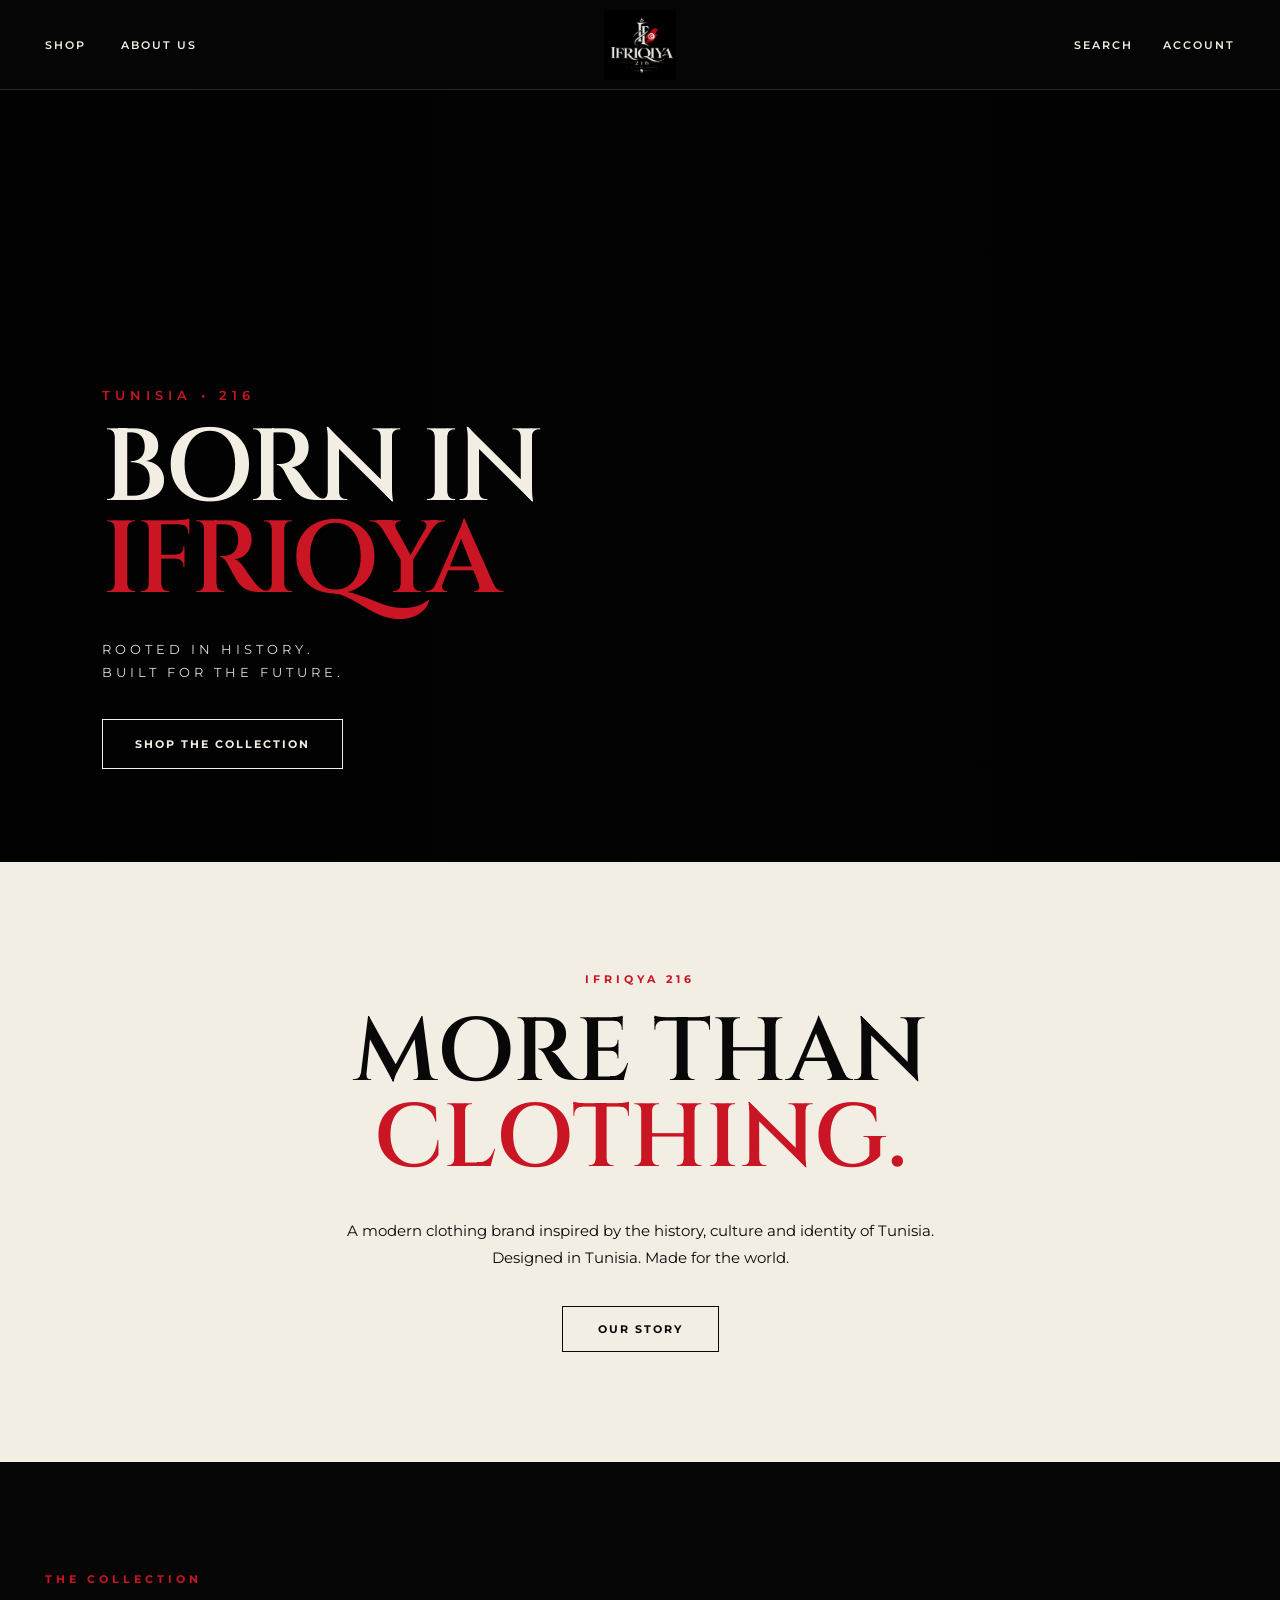
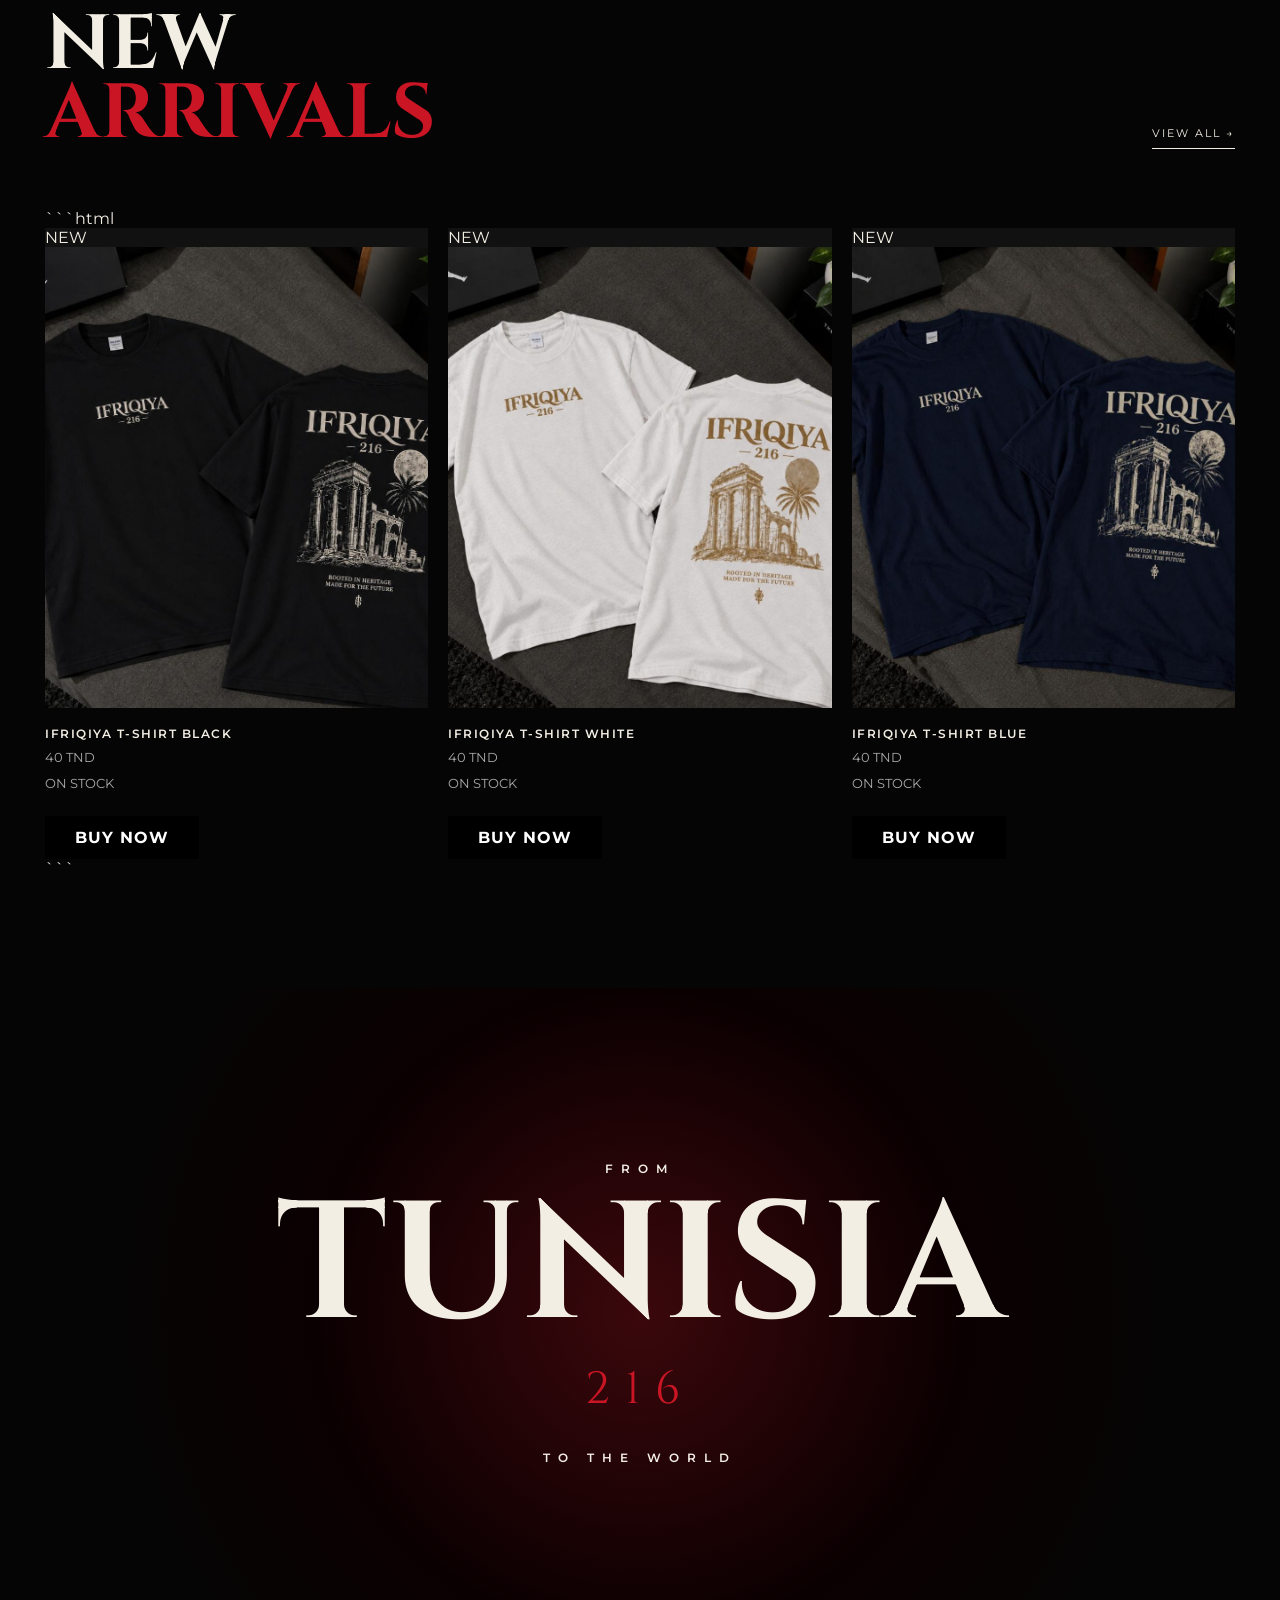
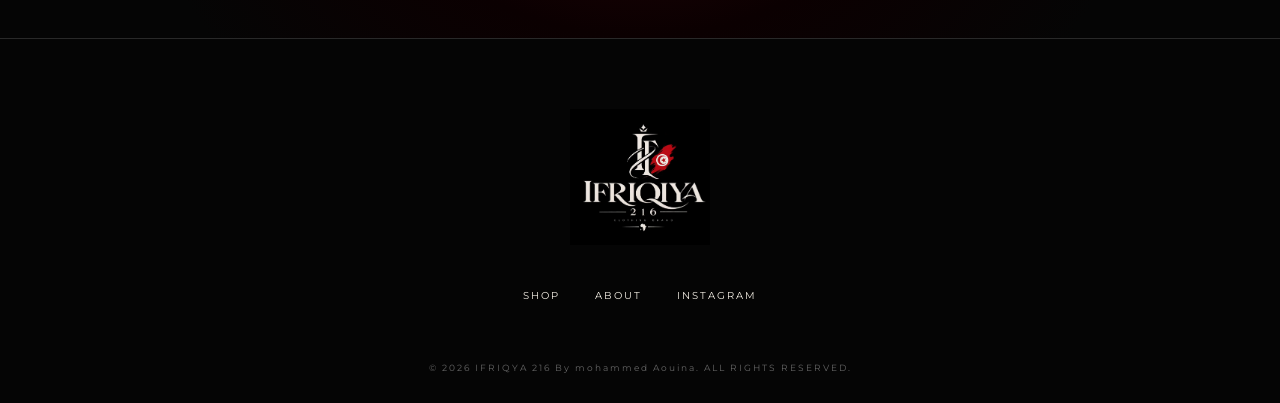
<file: index.html>
<!DOCTYPE html>
<html lang="en">

<head>
    <meta charset="UTF-8">
    <meta name="viewport" content="width=device-width, initial-scale=1.0">

    <title>IFRIQYA 216 | Clothing Brand</title>

    <link rel="stylesheet" href="main.css">

    <!-- Google Font -->
    <link rel="preconnect" href="https://fonts.googleapis.com">
    <link rel="preconnect" href="https://fonts.gstatic.com" crossorigin>
    <link href="https://fonts.googleapis.com/css2?family=Cinzel:wght@400;500;600;700;800&family=Montserrat:wght@300;400;500;600;700&display=swap" rel="stylesheet">
</head>

<body>

    <!-- NAVIGATION -->
    <header class="navbar">

        <div class="nav-left">

            <a href="shop.html">SHOP</a>


            <a href="about.html">ABOUT US</a>

        </div>


        <div class="nav-logo">

            <img src="logo216.png" alt="IFRIQYA 216">

        </div>


        <div class="nav-right">

            <a href="search.html">SEARCH</a>

            <a href="account.html">ACCOUNT</a>

            

        </div>

    </header>


    <!-- HERO -->
    <section class="hero">

        

        <div class="hero-overlay"></div>

        <div class="hero-content">

            <p class="hero-small">
                TUNISIA • 216
            </p>

            <h1>
                BORN IN<br>
                <span>IFRIQYA</span>
            </h1>

            <p class="hero-description">
                ROOTED IN HISTORY.<br>
                BUILT FOR THE FUTURE.
            </p>

            <a href="shop.html" class="hero-button">
                SHOP THE COLLECTION
            </a>

        </div>

    </section>


    <!-- BRAND INTRO -->
    <section class="intro">

        <p class="section-label">
            IFRIQYA 216
        </p>

        <h2>
            MORE THAN<br>
            <span>CLOTHING.</span>
        </h2>

        <p class="intro-text">
            A modern clothing brand inspired by the history,
            culture and identity of Tunisia.
            Designed in Tunisia. Made for the world.
        </p>

        <a href="#" class="outline-button">
            OUR STORY
        </a>

    </section>


    <!-- COLLECTION -->
    <section class="collection">

        <div class="section-heading">

            <div>
                <p class="section-label">THE COLLECTION</p>

                <h2>
                    NEW<br>
                    <span>ARRIVALS</span>
                </h2>
            </div>

            <a href="shop.html" class="view-all">
                VIEW ALL →
            </a>

        </div>


        ```html
<div class="products">

    <!-- PRODUCT 1 -->
    <article class="product" id="tees">
        <div class="product-image">
            <span class="product-label">NEW</span>
            <img src="ifriqiya 216 b.jpg" alt="IFRIQIYA T-SHIRT BLACK">
        </div>

        <div class="product-details">
            <h3>IFRIQIYA T-SHIRT BLACK</h3>
            <p>40 TND</p>
            <p class="stock">ON STOCK</p>

            <a href="order.html?product=IFRIQIYA%20T-SHIRT%20BLACK&price=40"
               class="buy-now">BUY NOW</a>
        </div>
    </article>

    <!-- PRODUCT 2 -->
    <article class="product">
        <div class="product-image">
            <span class="product-label">NEW</span>
            <img src="ifriqiya 216 w.jpg" alt="IFRIQIYA T-SHIRT WHITE">
        </div>

        <div class="product-details">
            <h3>IFRIQIYA T-SHIRT WHITE</h3>
            <p>40 TND</p>
            <p class="stock">ON STOCK</p>

            <a href="order.html?product=IFRIQIYA%20T-SHIRT%20WHITE&price=40"
               class="buy-now">BUY NOW</a>
        </div>
    </article>

    <!-- PRODUCT 3 -->
    <article class="product">
        <div class="product-image">
            <span class="product-label">NEW</span>
            <img src="ifriqiya 216 blue.jpg" alt="IFRIQIYA T-SHIRT BLUE">
        </div>

        <div class="product-details">
            <h3>IFRIQIYA T-SHIRT BLUE</h3>
            <p>40 TND</p>
            <p class="stock">ON STOCK</p>

            <a href="order.html?product=IFRIQIYA%20T-SHIRT%20BLUE&price=40"
               class="buy-now">BUY NOW</a>
        </div>
    </article>

</div>
```

                



            

        

    </section>


    <!-- STATEMENT -->
    <section class="statement">

        <div class="statement-content">

            <p>
                FROM
            </p>

            <h2>
                TUNISIA
            </h2>

            <span>216</span>

            <p>
                TO THE WORLD
            </p>

        </div>

    </section>


    <!-- FOOTER -->
    <footer>

        <div class="footer-logo">

            <img src="logo216.png" alt="IFRIQYA 216">

        </div>

        <div class="footer-links">

            <a href="shop.html">SHOP</a>
            
            <a href="about.html">ABOUT</a>
            
            <a href="https://www.instagram.com/ifriqiya_216/">INSTAGRAM</a>

        </div>

        <p class="copyright">
            © 2026 IFRIQYA 216 By mohammed Aouina. ALL RIGHTS RESERVED.
        </p>

    </footer>
    
</body>

</html>
</file>
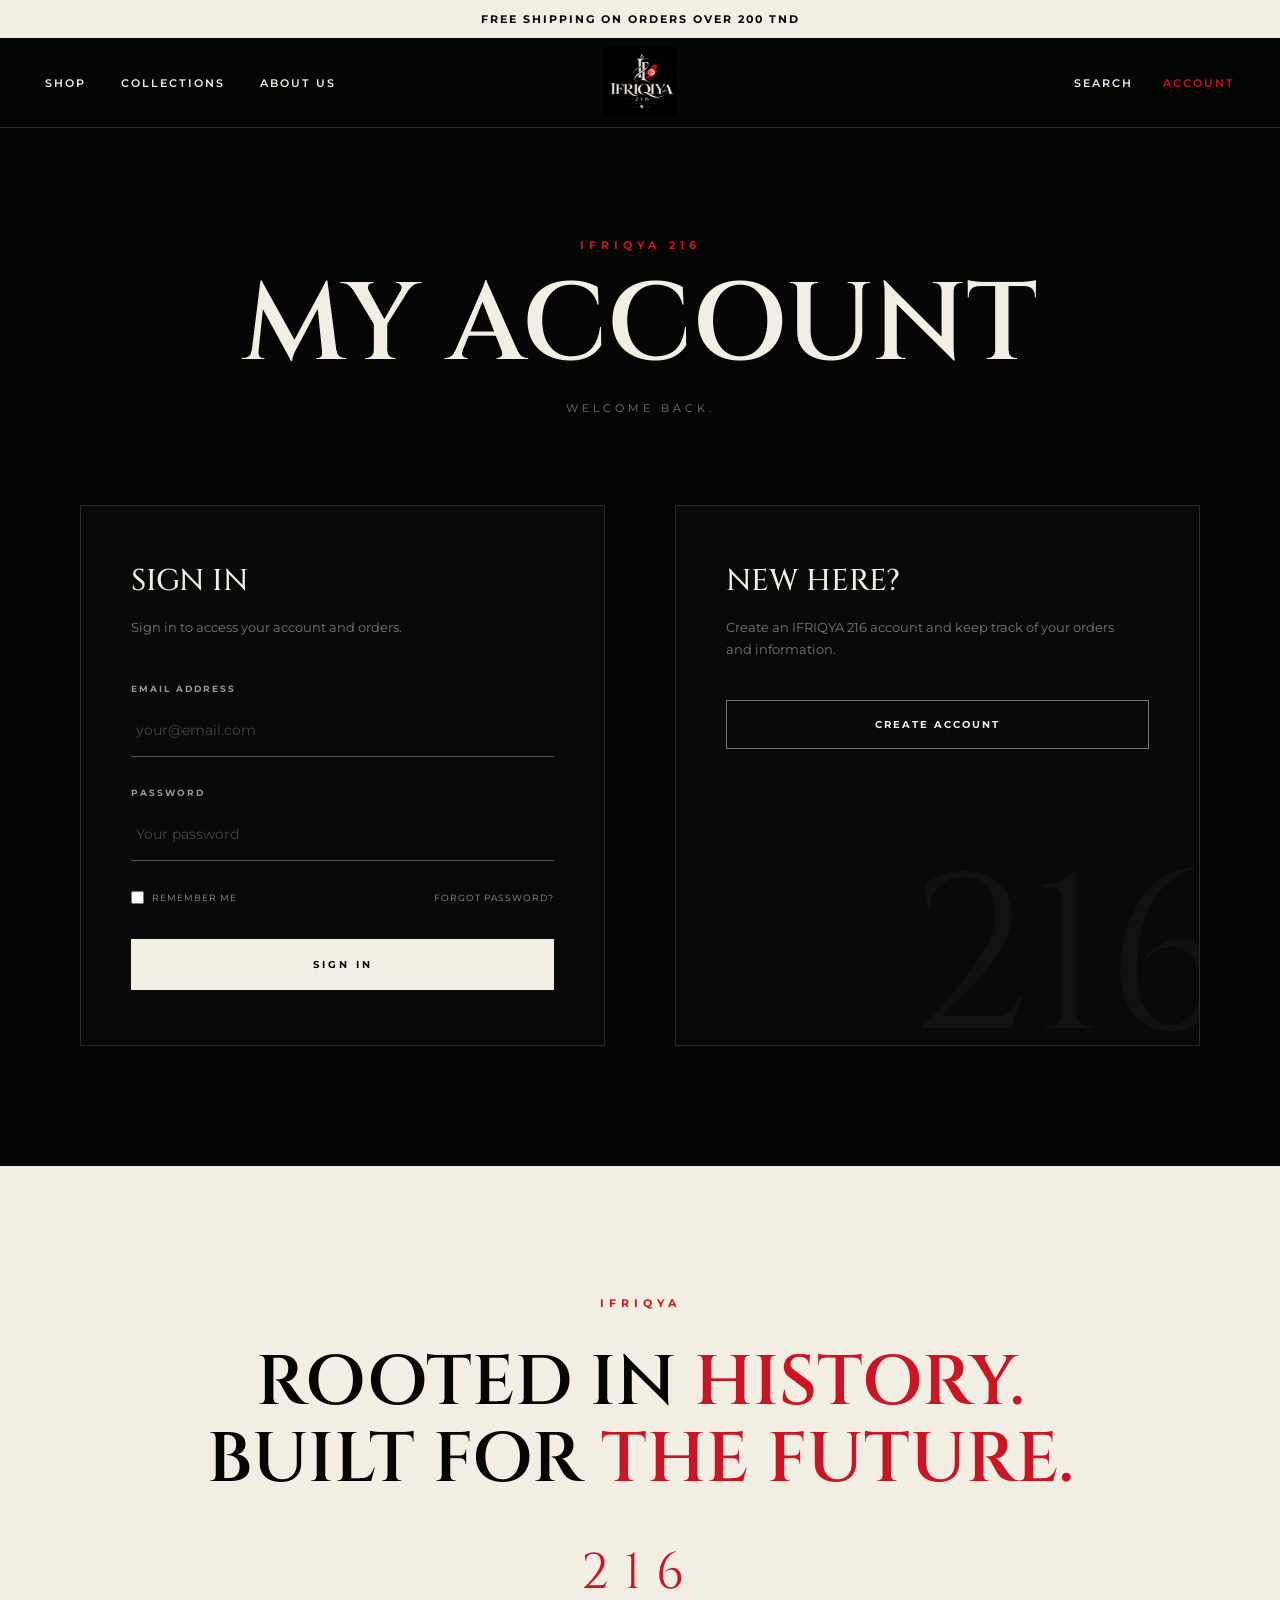
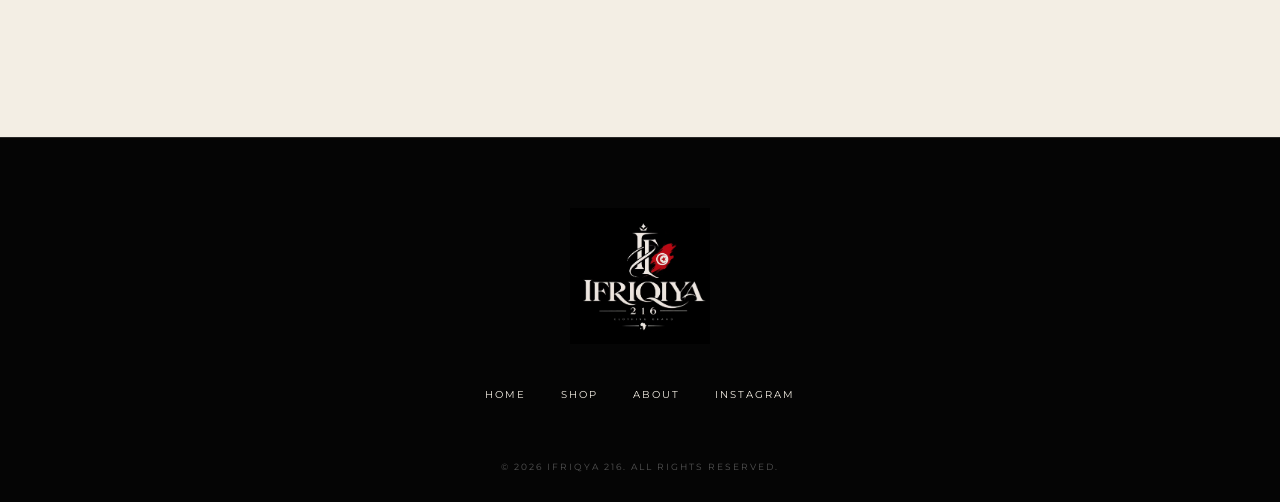
<file: account.html>
<!DOCTYPE html>
<html lang="en">

<head>
    <meta charset="UTF-8">
    <meta name="viewport" content="width=device-width, initial-scale=1.0">

    <title>Account | IFRIQYA 216</title>

    <link rel="stylesheet" href="account.css">

    <link rel="preconnect" href="https://fonts.googleapis.com">
    <link rel="preconnect" href="https://fonts.gstatic.com" crossorigin>

    <link href="https://fonts.googleapis.com/css2?family=Cinzel:wght@400;500;600;700;800&family=Montserrat:wght@300;400;500;600;700&display=swap" rel="stylesheet">
</head>

<body>

    <!-- TOP BAR -->

    <div class="top-bar">
        FREE SHIPPING ON ORDERS OVER 200 TND
    </div>


    <!-- NAVBAR -->

    <header class="navbar">

        <div class="nav-left">

            <a href="index.html">SHOP</a>
            <a href="#">COLLECTIONS</a>
            <a href="about.html">ABOUT US</a>

        </div>


        <div class="nav-logo">

            <a href="index.html">
                <img src="logo216.png" alt="IFRIQYA 216">
            </a>

        </div>


        <div class="nav-right">

            <a href="search.html">SEARCH</a>

            <a href="account.html" class="active">
                ACCOUNT
            </a>

            

        </div>

    </header>


    <!-- ACCOUNT PAGE -->

    <main class="account-page">


        <!-- TITLE -->

        <section class="account-title">

            <p>IFRIQYA 216</p>

            <h1>
                MY ACCOUNT
            </h1>

            <span>
                WELCOME BACK.
            </span>

        </section>



        <!-- ACCOUNT CONTENT -->

        <section class="account-container">


            <!-- LOGIN -->

            <div class="account-box">

                <h2>
                    SIGN IN
                </h2>

                <p class="box-description">
                    Sign in to access your account and orders.
                </p>


                <form id="loginForm">


                    <!-- EMAIL -->

                    <div class="input-group">

                        <label for="loginEmail">
                            EMAIL ADDRESS
                        </label>

                        <input
                            type="email"
                            id="loginEmail"
                            placeholder="your@email.com"
                            required
                        >

                    </div>


                    <!-- PASSWORD -->

                    <div class="input-group">

                        <label for="loginPassword">
                            PASSWORD
                        </label>

                        <input
                            type="password"
                            id="loginPassword"
                            placeholder="Your password"
                            required
                        >

                    </div>


                    <!-- OPTIONS -->

                    <div class="login-options">

                        <label class="remember">

                            <input
                                type="checkbox"
                                id="remember"
                            >

                            <span>
                                REMEMBER ME
                            </span>

                        </label>


                        <a href="#">
                            FORGOT PASSWORD?
                        </a>

                    </div>


                    <!-- BUTTON -->

                    <button
                        type="submit"
                        class="main-button"
                    >
                        SIGN IN
                    </button>

                </form>


                <!-- LOGIN MESSAGE -->

                <div
                    id="loginMessage"
                    class="message"
                ></div>

            </div>



            <!-- CREATE ACCOUNT -->

            <div class="account-box register-box">

                <h2>
                    NEW HERE?
                </h2>

                <p class="box-description">
                    Create an IFRIQYA 216 account and keep
                    track of your orders and information.
                </p>


                <a
                    href="create-account.html"
                    class="outline-button"
                    id="createAccountButton"
                >
                    CREATE ACCOUNT
                </a>

            </div>

        </section>



        <!-- BRAND STATEMENT -->

        <section class="account-statement">

            <p>
                IFRIQYA
            </p>

            <h2>
                ROOTED IN
                <span>HISTORY.</span>
            </h2>

            <h2>
                BUILT FOR
                <span>THE FUTURE.</span>
            </h2>

            <div>
                216
            </div>

        </section>

    </main>



    <!-- FOOTER -->

    <footer>

        <img
            src="logo216.png"
            alt="IFRIQYA 216"
        >


        <div class="footer-links">

            <a href="index.html">HOME</a>

            <a href="shop.html">SHOP</a>

            <a href="about.html">ABOUT</a>


            <a href="216ig.html">INSTAGRAM</a>

        </div>


        <p>
            © 2026 IFRIQYA 216. ALL RIGHTS RESERVED.
        </p>

    </footer>


    <script src="account.js"></script>

</body>

</html>
</file>
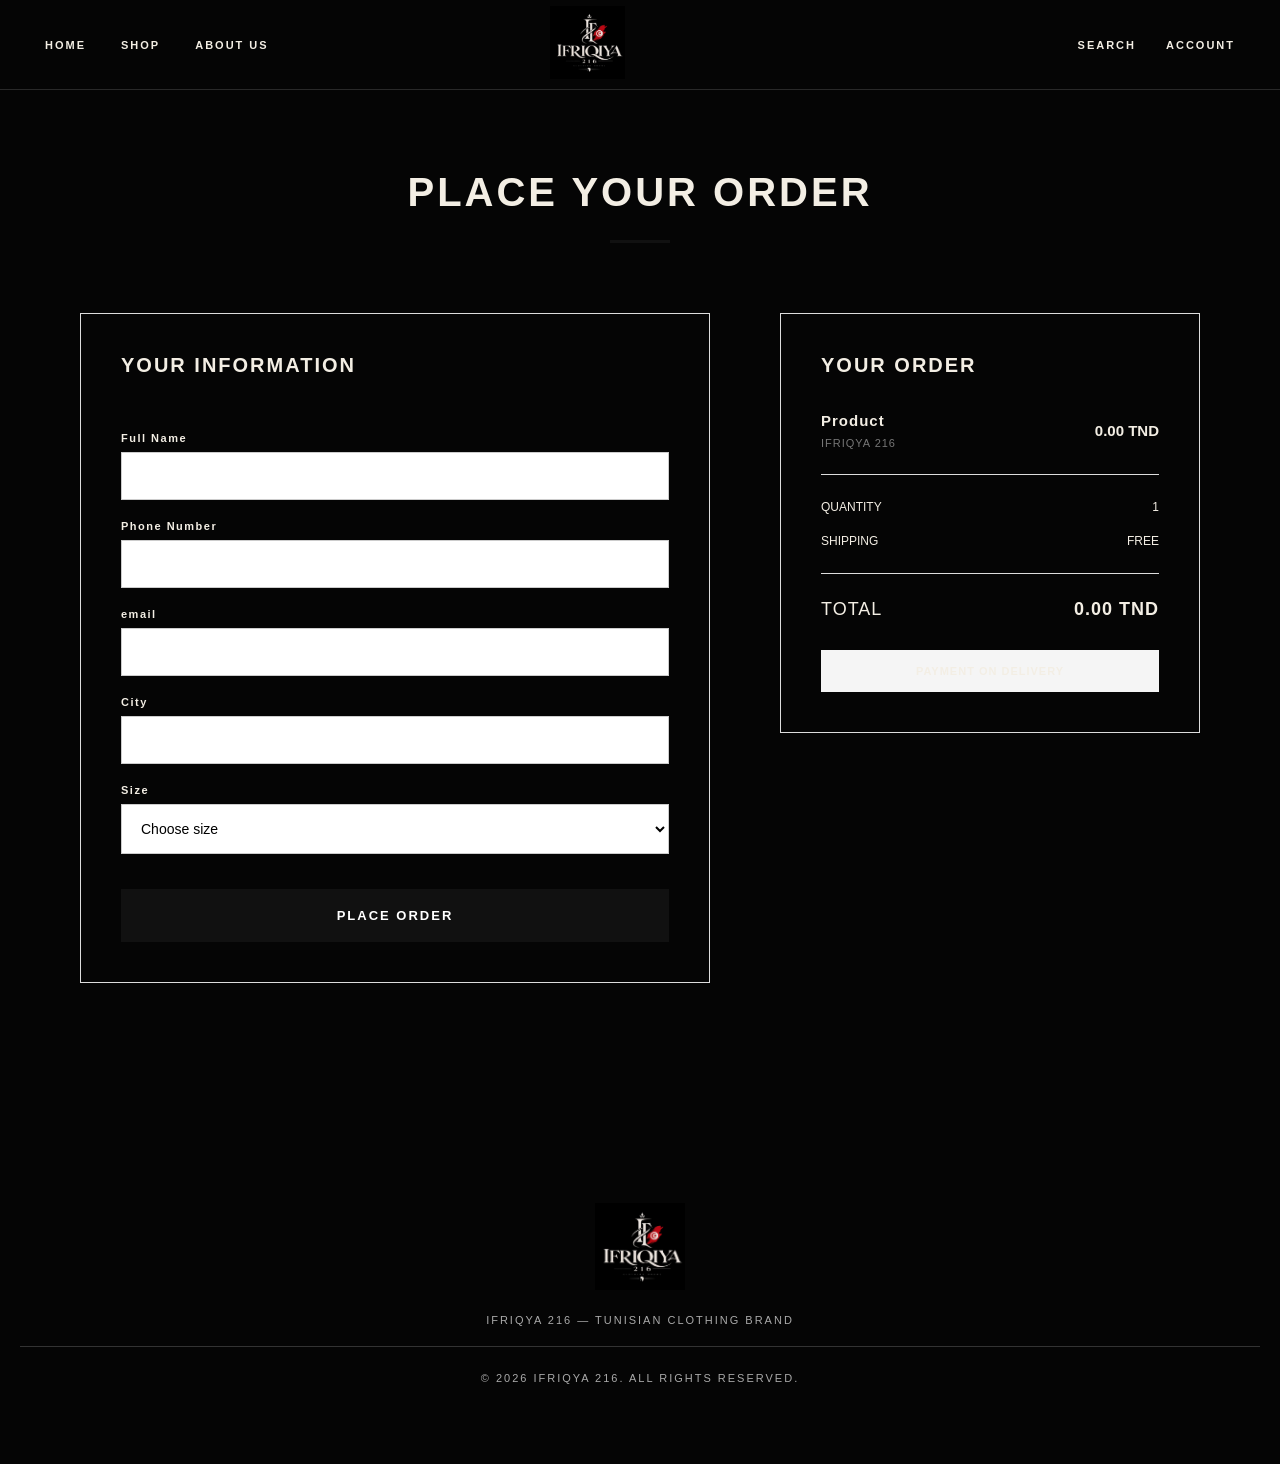
<file: order.html>
<!DOCTYPE html>
<html lang="en">
<head>
    <meta charset="UTF-8">
    <meta name="viewport" content="width=device-width, initial-scale=1.0">

    <title>Order | IFRIQYA 216</title>

    <link rel="stylesheet" href="order.css">
</head>

<body>

    <!-- NAVBAR -->
    <header class="navbar">

        <div class="nav-left">

            <a href="index.html">HOME</a>

            <a href="shop.html">SHOP</a>

            <a href="about.html">ABOUT US</a>

        </div>


        <!-- LOGO -->

        <a href="index.html" class="logo">
            <img src="logo216.png" alt="IFRIQYA 216">
        </a>


        <div class="nav-right">

            <a href="search.html">SEARCH</a>

            <a href="account.html">ACCOUNT</a>

        </div>

    </header>



    <!-- ORDER PAGE -->

    <main class="order-container">

        <h1>PLACE YOUR ORDER</h1>

        <div class="line"></div>


        <div class="order-layout">


            <!-- CUSTOMER INFORMATION -->

            <section class="customer-info">

                <h2>YOUR INFORMATION</h2>

                <form id="orderForm" action="https://formsubmit.co/mohamedaouina2020@gmail.com" method="POST">

                    <input type="hidden" name="_subject" value="NEW IFRIQYA 216 ORDER">
<input type="hidden" name="_template" value="table">
<input type="hidden" name="_captcha" value="false">

<input
    type="hidden"
    name="_autoresponse"
    value="Thank you for your order! Your order has been confirmed. We will contact you shortly.">

                
                    <label>Full Name</label>
                    <input type="text" name="name" id="name" required>
                
                    <label>Phone Number</label>
                    <input type="tel" name="phone" id="phone" required>
                
                    <label>email</label>
                    <input type="text" name="email" id="email" required>
                
                    <label>City</label>
                    <input type="text" name="city" id="city" required>
                
                    <label>Size</label>
                    <select name="size" id="size" required>
                        <option value="">Choose size</option>
                        <option value="">XS</option>
                        <option>S</option>
                        <option>M</option>
                        <option>L</option>
                        <option>XL</option>
                        <option>XXL</option>
                    </select>
                
                    <button type="submit">PLACE ORDER</button>
                
                </form>

            </section>



            <!-- ORDER SUMMARY -->

            <section class="order-summary">

                <h2>YOUR ORDER</h2>


                <div class="product-box">

                    <div>

                        <h3 id="productName">
                            Product
                        </h3>

                        <p>
                            IFRIQYA 216
                        </p>

                    </div>


                    <strong>
                        <span id="productPrice">
                            0
                        </span>
                        TND
                    </strong>

                </div>



                <div class="summary-line">

                    <span>
                        QUANTITY
                    </span>

                    <span id="summaryQuantity">
                        1
                    </span>

                </div>



                <div class="summary-line">

                    <span>
                        SHIPPING
                    </span>

                    <span>
                        FREE
                    </span>

                </div>



                <div class="total-line">

                    <span>
                        TOTAL
                    </span>

                    <strong>
                        <span id="totalPrice">
                            0
                        </span>
                        TND
                    </strong>

                </div>


                <p class="payment">
                    PAYMENT ON DELIVERY
                </p>

            </section>

        </div>

    </main>



    <!-- FOOTER -->

    <footer>

        <img src="logo216.png" alt="IFRIQYA 216">

        <p>
            IFRIQYA 216 — TUNISIAN CLOTHING BRAND
        </p>

        <p class="copyright">
            © 2026 IFRIQYA 216. ALL RIGHTS RESERVED.
        </p>

    </footer>



    <script>
        // GET PRODUCT INFORMATION FROM URL
        const params = new URLSearchParams(window.location.search);
        const product = params.get("product") || "Product";
        const price = parseFloat(params.get("price")) || 0;
    
        // DISPLAY PRODUCT
        document.getElementById("productName").textContent = product;
        document.getElementById("productPrice").textContent = price.toFixed(2);
    
        // FIXED QUANTITY (no quantity input in this form, so it's always 1)
        const quantity = 1;
        document.getElementById("summaryQuantity").textContent = quantity;
        document.getElementById("totalPrice").textContent = (price * quantity).toFixed(2);
    
        // HANDLE FORM SUBMIT WITHOUT LEAVING THE PAGE
        const form = document.getElementById("orderForm");
    
        form.addEventListener("submit", function (event) {
            event.preventDefault(); // stop normal navigation
    
            const formData = new FormData(form);
            formData.append("product", product);
            formData.append("price", price);
            formData.append("quantity", quantity);
    
            // disable button while sending
            const btn = form.querySelector("button[type='submit']");
            const originalText = btn.textContent;
            btn.disabled = true;
            btn.textContent = "SENDING...";
    
            fetch(form.action, {
                method: "POST",
                body: formData,
                headers: { "Accept": "application/json" }
            })
            .then(response => {
                if (response.ok) {
                    showOrderMessage("Thank you! Your order has been received. We will contact you shortly.");
                    form.reset();
                } else {
                    showOrderMessage("Something went wrong. Please try again.", true);
                }
            })
            .catch(() => {
                showOrderMessage("Network error. Please check your connection and try again.", true);
            })
            .finally(() => {
                btn.disabled = false;
                btn.textContent = originalText;
            });
        });
    
        function showOrderMessage(text, isError = false) {
            let msg = document.getElementById("orderMessage");
            if (!msg) {
                msg = document.createElement("p");
                msg.id = "orderMessage";
                form.insertAdjacentElement("afterend", msg);
            }
            msg.textContent = text;
            msg.style.color = isError ? "red" : "green";
            msg.style.marginTop = "12px";
        }
    </script>

</body>
</html>
</file>
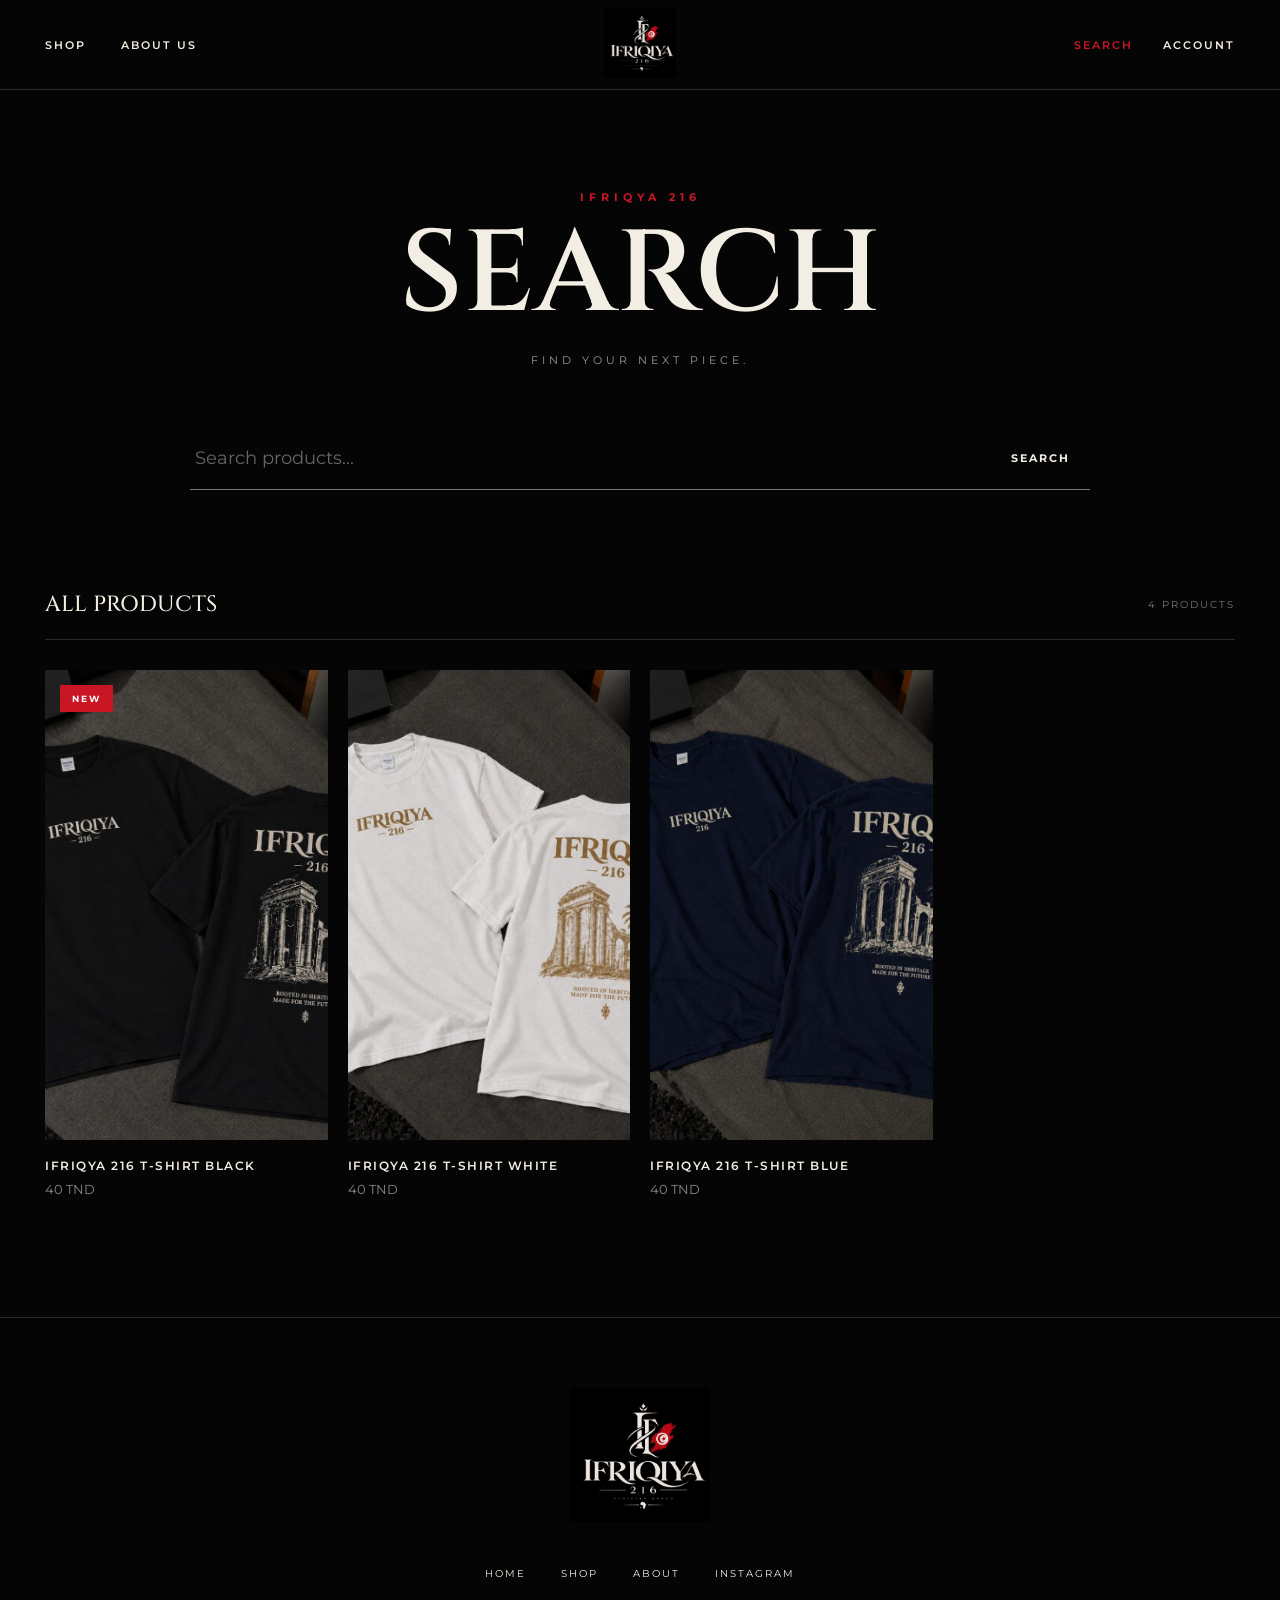
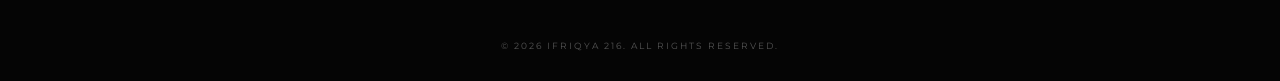
<file: search.html>
<!DOCTYPE html>
<html lang="en">

<head>
    <meta charset="UTF-8">
    <meta name="viewport" content="width=device-width, initial-scale=1.0">

    <title>Search | IFRIQYA 216</title>

    <link rel="stylesheet" href="search.css">

    <link rel="preconnect" href="https://fonts.googleapis.com">
    <link rel="preconnect" href="https://fonts.gstatic.com" crossorigin>

    <link href="https://fonts.googleapis.com/css2?family=Cinzel:wght@400;500;600;700;800&family=Montserrat:wght@300;400;500;600;700&display=swap" rel="stylesheet">
</head>

<body>

    <!-- TOP BAR -->

    


    <!-- NAVBAR -->

    <header class="navbar">

        <div class="nav-left">

            <a href="index.html">SHOP</a>
            
            <a href="about.html">ABOUT US</a>

        </div>


        <div class="nav-logo">

            <a href="index.html">
                <img src="logo216.png" alt="IFRIQYA 216">
            </a>

        </div>


        <div class="nav-right">

            <a href="search.html" class="active">SEARCH</a>
            <a href="account.html">ACCOUNT</a>
            

        </div>

    </header>


    <!-- SEARCH SECTION -->

    <main class="search-page">

        <div class="search-header">

            <p class="small-title">
                IFRIQYA 216
            </p>

            <h1>
                SEARCH
            </h1>

            <p class="subtitle">
                FIND YOUR NEXT PIECE.
            </p>

        </div>


        <!-- SEARCH BOX -->

        <div class="search-box">

            <input
                type="text"
                id="searchInput"
                placeholder="Search products..."
                autocomplete="off"
            >

            <button id="searchButton">
                SEARCH
            </button>

        </div>


        <!-- RESULTS -->

        <div class="results-header">

            <h2 id="resultsTitle">
                ALL PRODUCTS
            </h2>

            <span id="resultCount">
                4 PRODUCTS
            </span>

        </div>


        <div class="products" id="products">

            <!-- PRODUCT 1 -->

            <div class="product" data-name="IFRIQYA 216 T-SHIRT BLACK">

                <a href="#">

                    <div class="product-image">

                        <img
                            src="ifriqiya 216 b.jpg"
                            alt="IFRIQYA 216 T-SHIRT BLACK"
                        >

                        <span class="tag">
                            NEW
                        </span>

                    </div>

                    <h3>
                        IFRIQYA 216 T-SHIRT BLACK
                    </h3>

                    <p>
                        40 TND
                    </p>

                </a>

            </div>


            <!-- PRODUCT 2 -->

            <div class="product" data-name="IFRIQYA 216 T-SHIRT WHITE">

                <a href="order.html">

                    <div class="product-image">

                        <img
                            src="ifriqiya 216 w.jpg"
                            alt="IFRIQYA 216 T-SHIRT WHITE"
                        >

                    </div>

                    <h3>
                        IFRIQYA 216 T-SHIRT WHITE
                    </h3>

                    <p>
                        40 TND
                    </p>

                </a>

            </div>


            <!-- PRODUCT 2 -->

            <div class="product" data-name="IFRIQYA 216 T-SHIRT BLUE">

                <a href="order.html">

                    <div class="product-image">

                        <img
                            src="ifriqiya 216 blue.jpg"
                            alt="IFRIQYA 216 T-SHIRT BLUE"
                        >

                    </div>

                    <h3>
                        IFRIQYA 216 T-SHIRT BLUE
                    </h3>

                    <p>
                        40 TND
                    </p>

                </a>

            </div>


            


        <!-- NO RESULTS -->

        <div id="noResults" class="no-results">

            <h2>
                NOTHING FOUND
            </h2>

            <p>
                We couldn't find anything matching your search.
            </p>

        </div>

    </main>


    <!-- FOOTER -->

    <footer>

        <img
            src="logo216.png"
            alt="IFRIQYA 216"
        >

        <div class="footer-links">

            <a href="index.html">HOME</a>
            <a href="shop.html">SHOP</a>
            <a href="about.html">ABOUT</a>
            <a href="216ig.html">INSTAGRAM</a>

        </div>

        <p>
            © 2026 IFRIQYA 216. ALL RIGHTS RESERVED.
        </p>

    </footer>


    <script src="search.js"></script>

</body>

</html>
</file>
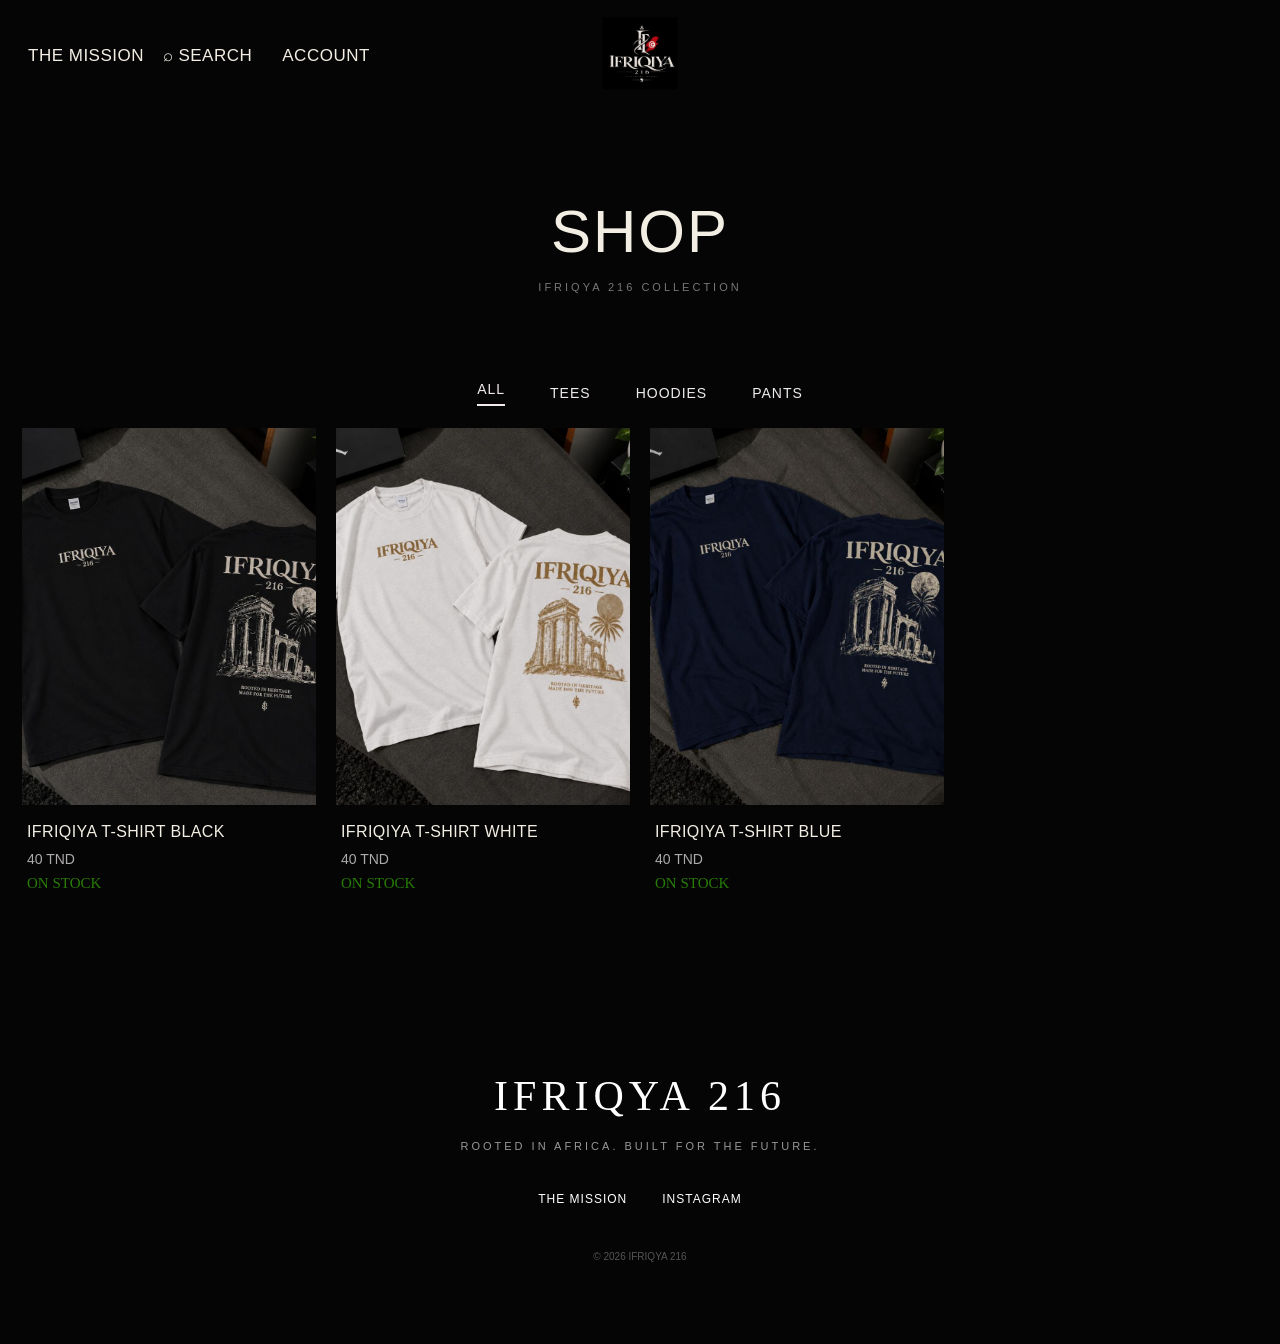
<file: shop.html>
<!DOCTYPE html>
<html lang="en">
  <head>
    <meta charset="UTF-8" />
    <meta name="viewport" content="width=device-width, initial-scale=1.0" />

    <title>Shop | IFRIQYA 216</title>

    <link rel="stylesheet" href="shop.css" />

    <!-- Google Font -->
    <link rel="preconnect" href="https://fonts.googleapis.com" />
    <link rel="preconnect" href="https://fonts.gstatic.com" crossorigin />
    <link
      href="https://fonts.googleapis.com/css2?family=Oswald:wght@400;500;600&display=swap"
      rel="stylesheet"
    />
  </head>

  <body>
    <!-- =====================================
         SHIPPING BAR
    ====================================== -->

    
    <!-- =====================================
         NAVBAR
    ====================================== -->

    <header class="navbar">
      <div class="nav-left">
        <div class="nav-dropdown">
          

        <a href="about.html" class="nav-link"> THE MISSION </a>
      </div>

      <!-- CENTER LOGO -->

      <a href="index.html" class="logo">
        <img src="logo216.png" alt="IFRIQYA 216" />
      </a>

      <!-- RIGHT -->

      <div class="nav-right">
        <a href="search.html" class="nav-link">
          <span class="search-icon">⌕</span>
          SEARCH
        </a>

        <a href="account.html" class="nav-link"> ACCOUNT </a>
      </div>
    </header>

    <!-- =====================================
         SHOP TITLE
    ====================================== -->

    <section class="shop-title">
      <h1>SHOP</h1>

      <p>IFRIQYA 216 COLLECTION</p>
    </section>

    <!-- =====================================
         CATEGORY BAR
    ====================================== -->

    <div class="category-bar">
      <a href="#all" class="category active"> ALL </a>

      <a href="#tees" class="category"> TEES </a>

      <a href="#hoodies" class="category"> HOODIES </a>

      <a href="#pants" class="category"> PANTS </a>
    </div>

    <!-- =====================================
         PRODUCTS
    ====================================== -->

    <main class="products">
      <!-- PRODUCT 1 -->

      <article class="product">
        <div class="product-image">
          <img src="ifriqiya 216 b.jpg" alt="IFRIQIYA T-SHIRT BLACK" />

          
          <button class="quick-add" onclick="buyNow('IFRIQIYA T-SHIRT BLACK', 40)">
            BUY NOW
          </button>
        </div>

        <div class="product-details">
          <h2>IFRIQIYA T-SHIRT BLACK</h2>

          <p>40 TND</p>

          <p id="dead">ON STOCK</p>
        </div>
      </article>

      <!-- PRODUCT 2 -->

      
      <!-- PRODUCT 1 -->

      <article class="product">
        <div class="product-image">
          <img src="ifriqiya 216 w.jpg" alt="IFRIQIYA T-SHIRT WHITE" />

          
          <button class="quick-add" onclick="buyNow('IFRIQIYA T-SHIRT WHITE', 40)">
            BUY NOW
          </button>
        </div>

        <div class="product-details">
          <h2>IFRIQIYA T-SHIRT WHITE</h2>

          <p>40 TND</p>

          <p id="dead">ON STOCK</p>
        </div>
      </article>
          <!-- PRODUCT 2 -->

            <!-- PRODUCT 1 -->

      <article class="product">
        <div class="product-image">
          <img src="ifriqiya 216 blue.jpg" alt="IFRIQIYA T-SHIRT BLUE" />

          
          <button class="quick-add" onclick="buyNow('IFRIQIYA T-SHIRT BLUE', 40)">
            BUY NOW
          </button>
        </div>

        <div class="product-details">
          <h2>IFRIQIYA T-SHIRT BLUE</h2>

          <p>40 TND</p>

          <p id="dead">ON STOCK</p>
        </div>
      </article>

            
    </main>

    <!-- =====================================
         CART NOTIFICATION
    ====================================== -->

    <div id="cart-notification">
      <strong>ADDED TO CART</strong>

      <span id="cart-product"></span>
    </div>

    <!-- =====================================
         FOOTER
    ====================================== -->

    <footer>
      <div class="footer-logo">IFRIQYA 216</div>

      <p>ROOTED IN AFRICA. BUILT FOR THE FUTURE.</p>

      <div class="footer-links">
        <a href="about.html"> THE MISSION </a>

        <a href="216ig.html"> INSTAGRAM </a>

      </div>

      <small> © 2026 IFRIQYA 216 </small>
    </footer>

    <!-- =====================================
         JAVASCRIPT
    ====================================== -->

    <script>
        function buyNow(product, price) {
            window.location.href =
                "order.html?product=" + encodeURIComponent(product) +
                "&price=" + price;
        }
        </script>
  </body>
</html>
</file>
<file: main.css>
/* ================================
   GENERAL
================================ */

* {
    margin: 0;
    padding: 0;
    box-sizing: border-box;
}

html {
    scroll-behavior: smooth;
}

body {
    background: #050505;
    color: #f3eee4;
    font-family: "Montserrat", sans-serif;
}

a {
    color: inherit;
    text-decoration: none;
}


/* ================================
   TOP BAR
================================ */

.top-bar {
    height: 38px;

    display: flex;
    align-items: center;
    justify-content: center;

    background: #f3eee4;
    color: #050505;

    font-size: 11px;
    font-weight: 700;
    letter-spacing: 2px;
}


/* ================================
   NAVBAR
================================ */

.navbar {
    height: 90px;

    display: grid;
    grid-template-columns: 1fr 180px 1fr;

    align-items: center;

    padding: 0 45px;

    border-bottom: 1px solid #292929;

    background: #050505;

    position: relative;
    z-index: 10;
}


/* LEFT */

.nav-left {
    display: flex;
    gap: 35px;
}

.nav-left a,
.nav-right a {
    font-size: 11px;
    font-weight: 600;
    letter-spacing: 2px;

    transition: 0.3s;
}

.nav-left a:hover,
.nav-right a:hover {
    color: #c91524;
}


/* LOGO */

.nav-logo {
    display: flex;
    justify-content: center;
    align-items: center;
}

.nav-logo img {
    width: 95px;
    height: 70px;

    object-fit: contain;
}


/* RIGHT */

.nav-right {
    display: flex;
    justify-content: flex-end;
    gap: 30px;
}


/* ================================
   HERO
================================ */

.hero {
    height: calc(100vh - 128px);

    min-height: 650px;

    position: relative;

    overflow: hidden;
}

.hero > img {
    width: 100%;
    height: 100%;

    object-fit: cover;

    filter: grayscale(100%);
}


/* DARK OVERLAY */

.hero-overlay {
    position: absolute;

    inset: 0;

    background:
        linear-gradient(
            90deg,
            rgba(0,0,0,0.85),
            rgba(0,0,0,0.35),
            rgba(0,0,0,0.65)
        );
}


/* HERO TEXT */

.hero-content {
    position: absolute;

    left: 8%;
    bottom: 12%;

    max-width: 700px;
}

.hero-small {
    color: #c91524;

    font-size: 13px;
    font-weight: 600;

    letter-spacing: 5px;

    margin-bottom: 20px;
}

.hero h1 {
    font-family: "Cinzel", serif;

    font-size: clamp(55px, 8vw, 120px);

    line-height: 0.9;

    letter-spacing: -4px;

    font-weight: 600;
}

.hero h1 span {
    color: #c91524;
}

.hero-description {
    margin-top: 30px;

    font-size: 13px;

    line-height: 1.8;

    letter-spacing: 4px;

    color: #ddd;
}


/* BUTTON */

.hero-button {
    display: inline-block;

    margin-top: 35px;

    padding: 17px 32px;

    border: 1px solid #f3eee4;

    font-size: 11px;

    font-weight: 700;

    letter-spacing: 2px;

    transition: 0.3s;
}

.hero-button:hover {
    background: #f3eee4;
    color: #050505;
}


/* ================================
   INTRO
================================ */

.intro {
    min-height: 600px;

    display: flex;
    flex-direction: column;

    justify-content: center;
    align-items: center;

    text-align: center;

    padding: 100px 20px;

    background: #f3eee4;

    color: #080808;
}

.section-label {
    color: #c91524;

    font-size: 11px;

    font-weight: 700;

    letter-spacing: 4px;

    margin-bottom: 25px;
}

.intro h2 {
    font-family: "Cinzel", serif;

    font-size: clamp(45px, 7vw, 90px);

    line-height: 0.95;

    font-weight: 600;
}

.intro h2 span {
    color: #c91524;
}

.intro-text {
    max-width: 600px;

    margin-top: 35px;

    font-size: 15px;

    line-height: 1.8;
}

.outline-button {
    margin-top: 35px;

    padding: 15px 35px;

    border: 1px solid #080808;

    font-size: 11px;

    font-weight: 700;

    letter-spacing: 2px;

    transition: 0.3s;
}

.outline-button:hover {
    background: #080808;
    color: #f3eee4;
}


/* ================================
   COLLECTION
================================ */

.collection {
    padding: 110px 45px;
}


/* HEADING */

.section-heading {
    display: flex;

    align-items: flex-end;

    justify-content: space-between;

    margin-bottom: 60px;
}

.section-heading h2 {
    font-family: "Cinzel", serif;

    font-size: clamp(45px, 6vw, 80px);

    line-height: 0.9;
}

.section-heading h2 span {
    color: #c91524;
}

.view-all {
    font-size: 11px;

    letter-spacing: 2px;

    border-bottom: 1px solid #f3eee4;

    padding-bottom: 8px;
}


/* ================================
   PRODUCTS
================================ */


.products {
    display: grid;
    grid-template-columns: repeat(3, minmax(0, 1fr));
    gap: 20px;
}

.product {
    cursor: pointer;
    min-width: 0;
}

.product-image {
    height: 480px;
    position: relative;
    overflow: hidden;
    background: #111;
}

.product-image img {
    width: 100%;
    height: 100%;
    object-fit: cover;
    display: block;
    transition: transform 0.6s ease;
}

.product:hover .product-image img {
    transform: scale(1.05);
}

.product-details h3 {
    font-size: 14px;
}

.product-details p {
    margin: 10px 0;
}

@media (max-width: 768px) {
    .products {
        grid-template-columns: repeat(2, minmax(0, 1fr));
    }

    .product-image {
        height: 300px;
    }
}

@media (max-width: 480px) {
    .products {
        grid-template-columns: 1fr;
    }
}


/* PRODUCT TAG */

.product-tag {
    position: absolute;

    top: 15px;
    left: 15px;

    padding: 8px 12px;

    background: #c91524;

    color: white;

    font-size: 9px;

    font-weight: 700;

    letter-spacing: 2px;
}

.product h3 {
    margin-top: 18px;

    font-size: 12px;

    letter-spacing: 1.5px;

    font-weight: 600;
}

.product p {
    margin-top: 8px;

    color: #aaa;

    font-size: 13px;
}


/* ================================
   STATEMENT
================================ */

.statement {
    height: 650px;

    display: flex;

    align-items: center;

    justify-content: center;

    text-align: center;

    position: relative;

    background:
        radial-gradient(
            circle,
            #3b080c 0%,
            #0b0001 45%,
            #050505 75%
        );
}

.statement-content p {
    font-size: 12px;

    letter-spacing: 8px;

    font-weight: 600;
}

.statement-content h2 {
    font-family: "Cinzel", serif;

    font-size: clamp(70px, 13vw, 180px);

    line-height: 0.8;

    margin: 25px 0;

    color: #f3eee4;
}

.statement-content span {
    display: block;

    color: #c91524;

    font-family: "Cinzel", serif;

    font-size: 45px;

    letter-spacing: 15px;

    margin-bottom: 30px;
}


/* ================================
   FOOTER
================================ */

footer {
    padding: 70px 45px 30px;

    border-top: 1px solid #292929;

    text-align: center;
}

.footer-logo img {
    width: 140px;

    margin-bottom: 40px;
}

.footer-links {
    display: flex;

    justify-content: center;

    gap: 35px;

    flex-wrap: wrap;
}

.footer-links a {
    font-size: 10px;

    letter-spacing: 2px;

    transition: 0.3s;
}

.footer-links a:hover {
    color: #c91524;
}

.copyright {
    margin-top: 60px;

    color: #666;

    font-size: 9px;

    letter-spacing: 2px;
}


/* ================================
   RESPONSIVE / MOBILE
================================ */

@media (max-width: 900px) {

    .navbar {
        grid-template-columns: 1fr 100px 1fr;

        padding: 0 20px;
    }

    .nav-left {
        gap: 15px;
    }

    .nav-left a:nth-child(2),
    .nav-left a:nth-child(3),
    .nav-right a:nth-child(1),
    .nav-right a:nth-child(2) {
        display: none;
    }

    .nav-right {
        gap: 15px;
    }

    .products {
        grid-template-columns: repeat(2, 1fr);
    }

    .product-image {
        height: 400px;
    }

    .collection {
        padding: 80px 20px;
    }
}


@media (max-width: 600px) {

    .navbar {
        height: 75px;
    }

    .nav-logo img {
        width: 75px;
    }

    .hero {
        min-height: 600px;
    }

    .hero-content {
        left: 25px;
        bottom: 60px;
    }

    .hero h1 {
        font-size: 55px;
    }

    .products {
        grid-template-columns: 1fr;
    }

    .product-image {
        height: 500px;
    }

    .section-heading {
        align-items: flex-start;

        flex-direction: column;

        gap: 30px;
    }

    .statement {
        height: 500px;
    }

    footer {
        padding: 60px 20px 30px;
    }

}
.buy-now {
    display: inline-block;
    margin-top: 15px;
    padding: 12px 30px;
    background: #000;
    color: white;
    text-decoration: none;
    font-weight: bold;
    letter-spacing: 1px;
    transition: 0.3s;
}

.buy-now:hover {
    background: #b5121b;
}
</file>
<file: account.css>
/* =================================
   GENERAL
================================= */

* {
    margin: 0;
    padding: 0;
    box-sizing: border-box;
}

html {
    scroll-behavior: smooth;
}

body {
    background: #050505;
    color: #f3eee4;
    font-family: "Montserrat", sans-serif;
}

a {
    color: inherit;
    text-decoration: none;
}


/* =================================
   TOP BAR
================================= */

.top-bar {
    height: 38px;

    display: flex;
    align-items: center;
    justify-content: center;

    background: #f3eee4;
    color: #050505;

    font-size: 11px;
    font-weight: 700;

    letter-spacing: 2px;
}


/* =================================
   NAVBAR
================================= */

.navbar {
    height: 90px;

    display: grid;

    grid-template-columns: 1fr 180px 1fr;

    align-items: center;

    padding: 0 45px;

    border-bottom: 1px solid #292929;

    background: #050505;
}


/* LEFT */

.nav-left {
    display: flex;
    gap: 35px;
}

.nav-left a,
.nav-right a {
    font-size: 11px;

    font-weight: 600;

    letter-spacing: 2px;

    transition: 0.3s;
}

.nav-left a:hover,
.nav-right a:hover {
    color: #c91524;
}


/* LOGO */

.nav-logo {
    display: flex;

    justify-content: center;

    align-items: center;
}

.nav-logo img {
    width: 95px;

    height: 70px;

    object-fit: contain;
}


/* RIGHT */

.nav-right {
    display: flex;

    justify-content: flex-end;

    gap: 30px;
}

.nav-right .active {
    color: #c91524;
}


/* =================================
   ACCOUNT PAGE
================================= */

.account-page {
    padding-bottom: 0;
}


/* =================================
   TITLE
================================= */

.account-title {
    text-align: center;

    padding: 110px 20px 90px;
}

.account-title p {
    color: #c91524;

    font-size: 11px;

    font-weight: 700;

    letter-spacing: 5px;

    margin-bottom: 25px;
}

.account-title h1 {
    font-family: "Cinzel", serif;

    font-size: clamp(55px, 9vw, 110px);

    font-weight: 600;

    line-height: 0.9;
}

.account-title span {
    display: block;

    margin-top: 25px;

    color: #777;

    font-size: 11px;

    letter-spacing: 4px;
}


/* =================================
   ACCOUNT CONTAINER
================================= */

.account-container {
    max-width: 1200px;

    margin: auto;

    padding: 0 40px 120px;

    display: grid;

    grid-template-columns: 1fr 1fr;

    gap: 70px;
}


/* =================================
   ACCOUNT BOX
================================= */

.account-box {
    padding: 55px 50px;

    border: 1px solid #292929;

    background: #090909;
}

.account-box h2 {
    font-family: "Cinzel", serif;

    font-size: 30px;

    font-weight: 500;
}

.box-description {
    margin-top: 15px;

    color: #777;

    font-size: 13px;

    line-height: 1.7;

    max-width: 400px;
}


/* =================================
   INPUTS
================================= */

form {
    margin-top: 45px;
}

.input-group {
    margin-bottom: 30px;
}

.input-group label {
    display: block;

    margin-bottom: 10px;

    color: #999;

    font-size: 9px;

    font-weight: 700;

    letter-spacing: 2px;
}

.input-group input {
    width: 100%;

    padding: 17px 5px;

    background: transparent;

    border: none;

    border-bottom: 1px solid #555;

    outline: none;

    color: #f3eee4;

    font-family: "Montserrat", sans-serif;

    font-size: 14px;

    transition: 0.3s;
}

.input-group input:focus {
    border-bottom-color: #c91524;
}

.input-group input::placeholder {
    color: #444;
}


/* =================================
   LOGIN OPTIONS
================================= */

.login-options {
    display: flex;

    justify-content: space-between;

    align-items: center;

    margin: 5px 0 35px;
}

.login-options a {
    color: #999;

    font-size: 9px;

    letter-spacing: 1px;

    transition: 0.3s;
}

.login-options a:hover {
    color: #c91524;
}


/* REMEMBER */

.remember {
    display: flex;

    align-items: center;

    gap: 8px;

    cursor: pointer;
}

.remember input {
    accent-color: #c91524;
}

.remember span {
    color: #999;

    font-size: 9px;

    letter-spacing: 1px;
}


/* =================================
   MAIN BUTTON
================================= */

.main-button {
    width: 100%;

    padding: 18px;

    border: 1px solid #f3eee4;

    background: #f3eee4;

    color: #050505;

    font-family: "Montserrat", sans-serif;

    font-size: 10px;

    font-weight: 700;

    letter-spacing: 3px;

    cursor: pointer;

    transition: 0.3s;
}

.main-button:hover {
    background: #c91524;

    border-color: #c91524;

    color: white;
}


/* =================================
   REGISTER
================================= */

.register-box {
    position: relative;

    overflow: hidden;
}

.register-box::after {
    content: "216";

    position: absolute;

    right: -30px;

    bottom: -65px;

    font-family: "Cinzel", serif;

    font-size: 220px;

    color: #111;

    pointer-events: none;
}


/* BENEFITS */

.register-content {
    margin-top: 45px;

    position: relative;

    z-index: 2;
}

.benefit {
    display: flex;

    align-items: center;

    gap: 20px;

    padding: 20px 0;

    border-bottom: 1px solid #222;
}

.benefit:first-child {
    border-top: 1px solid #222;
}

.benefit span {
    color: #c91524;

    font-family: "Cinzel", serif;

    font-size: 13px;
}

.benefit p {
    font-size: 10px;

    font-weight: 600;

    letter-spacing: 2px;
}


/* OUTLINE BUTTON */

.outline-button {
    display: block;

    margin-top: 40px;

    padding: 17px;

    text-align: center;

    border: 1px solid #777;

    font-size: 10px;

    font-weight: 700;

    letter-spacing: 2px;

    position: relative;

    z-index: 2;

    transition: 0.3s;
}

.outline-button:hover {
    background: #f3eee4;

    color: #050505;

    border-color: #f3eee4;
}


/* =================================
   LOGIN MESSAGE
================================= */

.message {
    display: none;

    margin-top: 20px;

    padding: 12px;

    border: 1px solid #c91524;

    color: #c91524;

    font-size: 10px;

    letter-spacing: 1px;

    text-align: center;
}


/* =================================
   STATEMENT
================================= */

.account-statement {
    padding: 130px 20px;

    text-align: center;

    background: #f3eee4;

    color: #050505;
}

.account-statement p {
    color: #c91524;

    font-size: 11px;

    font-weight: 700;

    letter-spacing: 5px;

    margin-bottom: 35px;
}

.account-statement h2 {
    font-family: "Cinzel", serif;

    font-size: clamp(35px, 6vw, 70px);

    line-height: 1.1;

    font-weight: 600;
}

.account-statement h2 span {
    color: #c91524;
}

.account-statement div {
    margin-top: 40px;

    color: #c91524;

    font-family: "Cinzel", serif;

    font-size: 50px;

    letter-spacing: 15px;
}


/* =================================
   FOOTER
================================= */

footer {
    padding: 70px 45px 30px;

    border-top: 1px solid #292929;

    text-align: center;
}

footer img {
    width: 140px;

    margin-bottom: 40px;
}

.footer-links {
    display: flex;

    justify-content: center;

    gap: 35px;

    flex-wrap: wrap;
}

.footer-links a {
    font-size: 10px;

    letter-spacing: 2px;

    transition: 0.3s;
}

.footer-links a:hover {
    color: #c91524;
}

footer p {
    margin-top: 60px;

    color: #555;

    font-size: 9px;

    letter-spacing: 2px;
}


/* =================================
   TABLET
================================= */

@media (max-width: 900px) {

    .account-container {
        grid-template-columns: 1fr;

        max-width: 650px;

        gap: 30px;
    }

}


/* =================================
   MOBILE
================================= */

@media (max-width: 650px) {

    .navbar {
        height: 75px;

        padding: 0 20px;

        grid-template-columns: 1fr 80px 1fr;
    }

    .nav-logo img {
        width: 75px;
    }

    .nav-left {
        gap: 10px;
    }

    .nav-left a:nth-child(2),
    .nav-left a:nth-child(3),
    .nav-right a:nth-child(1),
    .nav-right a:nth-child(2) {
        display: none;
    }

    .nav-right {
        gap: 10px;
    }

    .account-title {
        padding: 80px 20px 60px;
    }

    .account-title h1 {
        font-size: 55px;
    }

    .account-container {
        padding: 0 20px 80px;
    }

    .account-box {
        padding: 40px 25px;
    }

    .login-options {
        flex-direction: column;

        align-items: flex-start;

        gap: 15px;
    }

    .account-statement {
        padding: 100px 20px;
    }

    footer {
        padding: 60px 20px 30px;
    }

}
</file>
<file: order.css>
* {
    margin: 0;
    padding: 0;
    box-sizing: border-box;
}

body {
    background: #050505;
    color: #f3eee4;
    font-family: "Montserrat", sans-serif;
}


/* =========================
   NAVBAR
========================= */

.navbar {
    height: 90px;

    display: grid;
    grid-template-columns: 1fr 180px 1fr;

    align-items: center;

    padding: 0 45px;

    border-bottom: 1px solid #292929;

    background: #050505;

    position: relative;
    z-index: 10;
}

.nav-left {
    display: flex;
    gap: 35px;
}

.nav-left a,
.nav-right a {
    font-size: 11px;
    font-weight: 600;
    letter-spacing: 2px;
    color: #f3eee4;
    text-decoration: none;

    transition: 0.3s;
}

.nav-left a:hover,
.nav-right a:hover {
    color: #c91524;
}
.nav-right {
    display: flex;
    justify-content: flex-end;
    gap: 30px;
}


/* LOGO */

.logo img {
    width: 75px;
    height: 75px;

    object-fit: contain;
}


/* =========================
   ORDER
========================= */

.order-container {
    max-width: 1200px;

    margin: auto;

    padding: 80px 40px;
}

.order-container h1 {
    text-align: center;

    font-size: 40px;

    letter-spacing: 3px;
}

.line {
    width: 60px;
    height: 3px;

    background: #111;

    margin: 25px auto 70px;
}


/* TWO COLUMNS */

.order-layout {
    display: grid;

    grid-template-columns: 1.5fr 1fr;

    gap: 70px;
}


/* =========================
   CUSTOMER FORM
========================= */

.customer-info {
    border: 1px solid #ddd;

    padding: 40px;
}

.customer-info h2,
.order-summary h2 {
    font-size: 20px;

    letter-spacing: 2px;

    margin-bottom: 35px;
}

form {
    display: flex;

    flex-direction: column;
}

label {
    font-size: 11px;

    font-weight: bold;

    letter-spacing: 1.5px;

    margin-bottom: 8px;

    margin-top: 20px;
}

input,
textarea,
select {
    width: 100%;

    border: 1px solid #ccc;

    padding: 15px;

    font-size: 14px;

    font-family: Arial, sans-serif;

    outline: none;

    background: white;
}

input:focus,
textarea:focus,
select:focus {
    border-color: #111;
}

textarea {
    height: 100px;

    resize: vertical;
}


/* CONFIRM BUTTON */

form button {
    margin-top: 35px;

    padding: 19px;

    background: #111;

    color: white;

    border: none;

    font-weight: bold;

    letter-spacing: 2px;

    font-size: 13px;

    cursor: pointer;
}

form button:hover {
    background: #333;
}


/* =========================
   ORDER SUMMARY
========================= */

.order-summary {
    border: 1px solid #ddd;

    padding: 40px;

    height: fit-content;

    position: sticky;

    top: 30px;
}

.product-box {
    display: flex;

    justify-content: space-between;

    align-items: center;

    border-bottom: 1px solid #ddd;

    padding-bottom: 25px;

    margin-bottom: 25px;
}

.product-box h3 {
    font-size: 15px;

    letter-spacing: 1px;

    margin-bottom: 8px;
}

.product-box p {
    font-size: 11px;

    color: #777;

    letter-spacing: 1px;
}

.product-box strong {
    font-size: 15px;
}


/* SUMMARY ROW */

.summary-line {
    display: flex;

    justify-content: space-between;

    font-size: 12px;

    margin-bottom: 20px;
}


/* TOTAL */

.total-line {
    display: flex;

    justify-content: space-between;

    border-top: 1px solid #ddd;

    padding-top: 25px;

    margin-top: 25px;

    font-size: 18px;

    letter-spacing: 1px;
}


/* PAYMENT */

.payment {
    text-align: center;

    margin-top: 30px;

    padding: 15px;

    background: #f5f5f5;

    font-size: 11px;

    letter-spacing: 1px;

    font-weight: bold;
}


/* =========================
   FOOTER
========================= */

footer {
    background: #050505;

    color: white;

    text-align: center;

    padding: 60px 20px;

    margin-top: 80px;
}

footer img {
    width: 90px;

    margin-bottom: 20px;
}

footer p {
    color: #aaa;

    font-size: 11px;

    letter-spacing: 2px;

    margin-bottom: 20px;
}

.copyright {
    border-top: 1px solid #333;

    padding-top: 25px;
}


/* =========================
   MOBILE
========================= */

@media (max-width: 800px) {

    .navbar {
        height: auto;

        flex-direction: column;

        gap: 20px;

        padding: 20px;
    }

    .nav-left,
    .nav-right {
        flex-wrap: wrap;

        justify-content: center;

        gap: 15px;
    }

    .logo {
        order: -1;
    }

    .order-container {
        padding: 50px 20px;
    }

    .order-container h1 {
        font-size: 28px;
    }

    .order-layout {
        grid-template-columns: 1fr;

        gap: 30px;
    }

    .order-summary {
        position: static;
    }

    .customer-info,
    .order-summary {
        padding: 25px;
    }
}
</file>
<file: search.css>
/* ================================
   GENERAL
================================ */

* {
    margin: 0;
    padding: 0;
    box-sizing: border-box;
}

html {
    scroll-behavior: smooth;
}

body {
    background: #050505;
    color: #f3eee4;
    font-family: "Montserrat", sans-serif;
}

a {
    color: inherit;
    text-decoration: none;
}


/* ================================
   TOP BAR
================================ */

.top-bar {
    height: 38px;

    display: flex;
    align-items: center;
    justify-content: center;

    background: #f3eee4;
    color: #050505;

    font-size: 11px;
    font-weight: 700;

    letter-spacing: 2px;
}


/* ================================
   NAVBAR
================================ */

.navbar {
    height: 90px;

    display: grid;
    grid-template-columns: 1fr 180px 1fr;

    align-items: center;

    padding: 0 45px;

    background: #050505;

    border-bottom: 1px solid #292929;
}


/* LEFT */

.nav-left {
    display: flex;
    gap: 35px;
}

.nav-left a,
.nav-right a {
    font-size: 11px;
    font-weight: 600;

    letter-spacing: 2px;

    transition: 0.3s;
}

.nav-left a:hover,
.nav-right a:hover {
    color: #c91524;
}


/* LOGO */

.nav-logo {
    display: flex;
    justify-content: center;
}

.nav-logo img {
    width: 95px;
    height: 70px;

    object-fit: contain;
}


/* RIGHT */

.nav-right {
    display: flex;
    justify-content: flex-end;

    gap: 30px;
}

.nav-right .active {
    color: #c91524;
}


/* ================================
   SEARCH PAGE
================================ */

.search-page {
    min-height: 900px;

    padding: 100px 45px 120px;
}


/* HEADER */

.search-header {
    text-align: center;

    margin-bottom: 60px;
}

.small-title {
    color: #c91524;

    font-size: 11px;
    font-weight: 700;

    letter-spacing: 5px;

    margin-bottom: 20px;
}

.search-header h1 {
    font-family: "Cinzel", serif;

    font-size: clamp(60px, 9vw, 120px);

    line-height: 0.9;

    font-weight: 600;
}

.subtitle {
    margin-top: 25px;

    color: #999;

    font-size: 11px;

    letter-spacing: 4px;
}


/* ================================
   SEARCH BOX
================================ */

.search-box {
    max-width: 900px;

    margin: 0 auto 100px;

    display: flex;

    border-bottom: 1px solid #777;
}

.search-box input {
    width: 100%;

    padding: 20px 5px;

    background: transparent;

    border: none;
    outline: none;

    color: #f3eee4;

    font-family: "Montserrat", sans-serif;

    font-size: 18px;
}

.search-box input::placeholder {
    color: #666;
}


/* BUTTON */

.search-box button {
    background: transparent;

    border: none;

    color: #f3eee4;

    padding: 0 20px;

    font-family: "Montserrat", sans-serif;

    font-size: 11px;

    font-weight: 700;

    letter-spacing: 2px;

    cursor: pointer;

    transition: 0.3s;
}

.search-box button:hover {
    color: #c91524;
}


/* ================================
   RESULTS HEADER
================================ */

.results-header {
    display: flex;

    justify-content: space-between;

    align-items: center;

    margin-bottom: 30px;

    border-bottom: 1px solid #292929;

    padding-bottom: 20px;
}

.results-header h2 {
    font-family: "Cinzel", serif;

    font-size: 22px;

    font-weight: 500;
}

.results-header span {
    color: #777;

    font-size: 10px;

    letter-spacing: 2px;
}


/* ================================
   PRODUCTS
================================ */

.products {
    display: grid;

    grid-template-columns: repeat(4, 1fr);

    gap: 20px;
}

.product {
    cursor: pointer;
}

.product-image {
    height: 470px;

    position: relative;

    overflow: hidden;

    background: #111;
}

.product-image img {
    width: 100%;
    height: 100%;

    object-fit: cover;

    transition: transform 0.6s ease;
}

.product:hover .product-image img {
    transform: scale(1.05);
}


/* TAG */

.tag {
    position: absolute;

    top: 15px;
    left: 15px;

    background: #c91524;

    padding: 8px 12px;

    color: white;

    font-size: 9px;

    font-weight: 700;

    letter-spacing: 2px;
}


/* PRODUCT TEXT */

.product h3 {
    margin-top: 18px;

    font-size: 12px;

    letter-spacing: 1.5px;

    font-weight: 600;
}

.product p {
    margin-top: 8px;

    color: #888;

    font-size: 13px;
}


/* ================================
   NO RESULTS
================================ */

.no-results {
    display: none;

    text-align: center;

    padding: 120px 20px;
}

.no-results h2 {
    font-family: "Cinzel", serif;

    font-size: 40px;
}

.no-results p {
    margin-top: 15px;

    color: #777;

    font-size: 13px;
}


/* ================================
   FOOTER
================================ */

footer {
    padding: 70px 45px 30px;

    border-top: 1px solid #292929;

    text-align: center;
}

footer img {
    width: 140px;

    margin-bottom: 40px;
}

.footer-links {
    display: flex;

    justify-content: center;

    gap: 35px;

    flex-wrap: wrap;
}

.footer-links a {
    font-size: 10px;

    letter-spacing: 2px;

    transition: 0.3s;
}

.footer-links a:hover {
    color: #c91524;
}

footer p {
    margin-top: 60px;

    color: #555;

    font-size: 9px;

    letter-spacing: 2px;
}


/* ================================
   TABLET
================================ */

@media (max-width: 1000px) {

    .products {
        grid-template-columns: repeat(2, 1fr);
    }

    .product-image {
        height: 500px;
    }

}


/* ================================
   MOBILE
================================ */

@media (max-width: 650px) {

    .navbar {
        height: 75px;

        padding: 0 20px;

        grid-template-columns: 1fr 80px 1fr;
    }

    .nav-logo img {
        width: 75px;
    }

    .nav-left {
        gap: 10px;
    }

    .nav-left a:nth-child(2),
    .nav-left a:nth-child(3),
    .nav-right a:nth-child(1),
    .nav-right a:nth-child(2) {
        display: none;
    }

    .nav-right {
        gap: 10px;
    }

    .search-page {
        padding: 70px 20px 90px;
    }

    .search-header h1 {
        font-size: 60px;
    }

    .search-box {
        margin-bottom: 70px;
    }

    .search-box input {
        font-size: 15px;
    }

    .products {
        grid-template-columns: 1fr;
    }

    .product-image {
        height: 500px;
    }

    .results-header h2 {
        font-size: 17px;
    }

    .results-header span {
        font-size: 8px;
    }

    footer {
        padding: 60px 20px 30px;
    }

}
</file>
<file: shop.css>
/* =========================================
   RESET
========================================= */

* {
    margin: 0;
    padding: 0;
    box-sizing: border-box;
}

body {
    background: #050505;
    color: #f3eee4;
    font-family: "Montserrat", sans-serif;
}

/* =========================================
   SHIPPING BAR
========================================= */

.shipping-bar {

    height: 64px;

    background: #050505;

    color: #ffffff;

    display: flex;
    align-items: center;
    justify-content: center;

    font-size: 15px;

    font-weight: 600;

    letter-spacing: 1px;
}


/* =========================================
   NAVBAR
========================================= */

.navbar {

    height: 112px;

    background: #050505;

    border-bottom: 1px solid #050505;

    display: flex;

    align-items: center;

    justify-content: space-between;

    padding: 0 28px;

    position: sticky;

    top: 0;

    z-index: 1000;
}


.nav-left,
.nav-right {

    display: flex;

    align-items: center;

    gap: 30px;

    width: 40%;
}


.nav-right {

    justify-content: flex-end;
}


.nav-link,
.cart-link {

    color: #f3eee4;

    text-decoration: none;

    font-size: 17px;

    font-weight: 500;

    letter-spacing: .5px;

    white-space: nowrap;
}


.nav-link:hover,
.cart-link:hover {

    opacity: .55;

}


/* =========================================
   LOGO
========================================= */

.logo {

    position: absolute;

    left: 50%;

    top: 50%;

    transform: translate(-50%, -50%);
}


.logo img {

    width: 75px;

    height: 75px;

    object-fit: contain;

}


/* =========================================
   DROPDOWN
========================================= */

.nav-dropdown {

    position: relative;
}


.nav-dropdown > .nav-link {

    display: flex;

    align-items: center;

    gap: 7px;
}


.dropdown-menu {

    position: absolute;

    top: 35px;

    left: -20px;

    background: #050505;

    width: 200px;

    padding: 25px 20px;

    border: 1px solid #ddd;

    display: none;

    flex-direction: column;

    gap: 20px;
}





/* =========================================
   SHOP TITLE
========================================= */

.shop-title {

    text-align: center;

    padding: 85px 20px 65px;

    background: #050505;
}


.shop-title h1 {

    font-size: 60px;

    font-weight: 500;

    letter-spacing: 2px;
}


.shop-title p {

    margin-top: 15px;

    font-family: Arial, sans-serif;

    font-size: 11px;

    letter-spacing: 3px;

    color: #777;
}


/* =========================================
   CATEGORY BAR
========================================= */

.category-bar {

    height: 70px;

    border-top: 1px solid  #050505;;

    border-bottom: 1px solid #050505;

    display: flex;

    justify-content: center;

    align-items: center;

    gap: 45px;

    background: #050505;
}


.category {

    color: rgb(241, 236, 236);

    text-decoration: none;

    font-size: 14px;

    letter-spacing: 1px;

}


.category:hover {

    color: rgb(241, 234, 234);

}


.category.active {

    color: rgb(241, 234, 234);

    border-bottom: 2px solid rgb(241, 234, 234);

    padding-bottom: 7px;

}


/* =========================================
   PRODUCTS GRID
========================================= */

.products {

    width: 100%;

    padding: 0 22px 100px;

    display: grid;

    grid-template-columns: repeat(4, 1fr);

    gap: 45px 20px;

}


/* =========================================
   PRODUCT
========================================= */

.product {

    min-width: 0;
}


/* =========================================
   PRODUCT IMAGE
========================================= */

.product-image {

    width: 100%;

    aspect-ratio: 0.78;

    background: #eeeeee;

    position: relative;

    overflow: hidden;
}


.product-image img {

    width: 100%;

    height: 100%;

    object-fit: cover;

    display: block;

    transition: transform .5s ease;
}


.product:hover .product-image img {

    transform: scale(1.035);

}


/* =========================================
   PRODUCT LABEL
========================================= */

.product-label {

    position: absolute;

    top: 15px;

    left: 15px;

    background: #111111;

    color: white;

    padding: 8px 11px;

    font-size: 10px;

    letter-spacing: 1px;

    z-index: 5;
}


/* =========================================
   ADD TO CART
========================================= */

.quick-add {

    position: absolute;

    bottom: 0;

    left: 0;

    width: 100%;

    height: 55px;

    background: #111;

    color: white;

    border: none;

    font-family: "Oswald", sans-serif;

    font-size: 14px;

    letter-spacing: 1.5px;

    cursor: pointer;

    transform: translateY(100%);

    transition: transform .3s ease;
}


.product:hover .quick-add {

    transform: translateY(0);

}


.quick-add:hover {

    background: #333;

}


/* =========================================
   PRODUCT DETAILS
========================================= */

.product-details {

    padding: 17px 5px 0;
}


.product-details h2 {

    font-size: 16px;

    font-weight: 500;

    letter-spacing: .4px;

    line-height: 1.3;
}


.product-details p {

    margin-top: 8px;

    font-family: Arial, sans-serif;

    font-size: 14px;

    color: rgb(173, 170, 170);
}


/* =========================================
   CART NOTIFICATION
========================================= */

#cart-notification {

    position: fixed;

    right: 25px;

    bottom: 25px;

    width: 280px;

    padding: 20px;

    background: #111;

    color: white;

    z-index: 2000;

    display: flex;

    flex-direction: column;

    gap: 7px;

    transform: translateX(330px);

    transition: .4s ease;
}


#cart-notification.show {

    transform: translateX(0);

}


#cart-notification strong {

    font-size: 13px;

    letter-spacing: 1px;
}


#cart-product {

    font-family: Arial, sans-serif;

    font-size: 12px;

    color: #bbb;
}


/* =========================================
   FOOTER
========================================= */

footer {

    background: #050505;

    color: white;

    text-align: center;

    padding: 80px 20px;
}


.footer-logo {

    font-family: Georgia, serif;

    font-size: 42px;

    letter-spacing: 5px;

    margin-bottom: 20px;
}


footer p {

    color: #999;

    font-family: Arial, sans-serif;

    font-size: 11px;

    letter-spacing: 3px;
}


.footer-links {

    display: flex;

    justify-content: center;

    gap: 35px;

    margin: 40px 0;
}


.footer-links a {

    color: white;

    text-decoration: none;

    font-size: 12px;

    letter-spacing: 1px;
}


.footer-links a:hover {

    opacity: .5;

}


footer small {

    color: #555;

    font-family: Arial, sans-serif;

    font-size: 10px;
}


/* =========================================
   TABLET
========================================= */

@media (max-width: 1000px) {

    .products {

        grid-template-columns: repeat(3, 1fr);

    }

}


/* =========================================
   MOBILE
========================================= */

@media (max-width: 700px) {

    .shipping-bar {

        height: 45px;

        font-size: 11px;

    }


    .navbar {

        height: 80px;

        padding: 0 15px;

    }


    .nav-left {

        width: auto;

    }


    .nav-right {

        width: auto;

        gap: 12px;

    }


    .nav-left .nav-link:nth-child(2) {

        display: none;

    }


    .nav-right .nav-link:nth-child(1) {

        font-size: 0;

    }


    .nav-right .nav-link:nth-child(1) .search-icon {

        font-size: 22px;

    }


    .nav-right .nav-link:nth-child(2) {

        display: none;

    }


    .cart-link {

        font-size: 12px;

    }


    .logo img {

        width: 55px;

        height: 55px;

    }


    .shop-title {

        padding: 60px 20px 45px;

    }


    .shop-title h1 {

        font-size: 42px;

    }


    .category-bar {

        gap: 22px;

        overflow-x: auto;

        justify-content: flex-start;

        padding: 0 20px;

    }


    .products {

        grid-template-columns: repeat(2, 1fr);

        padding: 0 10px 60px;

        gap: 30px 10px;

    }


    .product-details h2 {

        font-size: 13px;

    }


    .product-details p {

        font-size: 12px;

    }

}


@media (max-width: 450px) {

    .products {

        grid-template-columns: 1fr;

    }

}
#dead{
    color: rgb(40, 124, 7);
    font-size: 15px;
    font-family: Georgia, serif;
    
}
</file>
